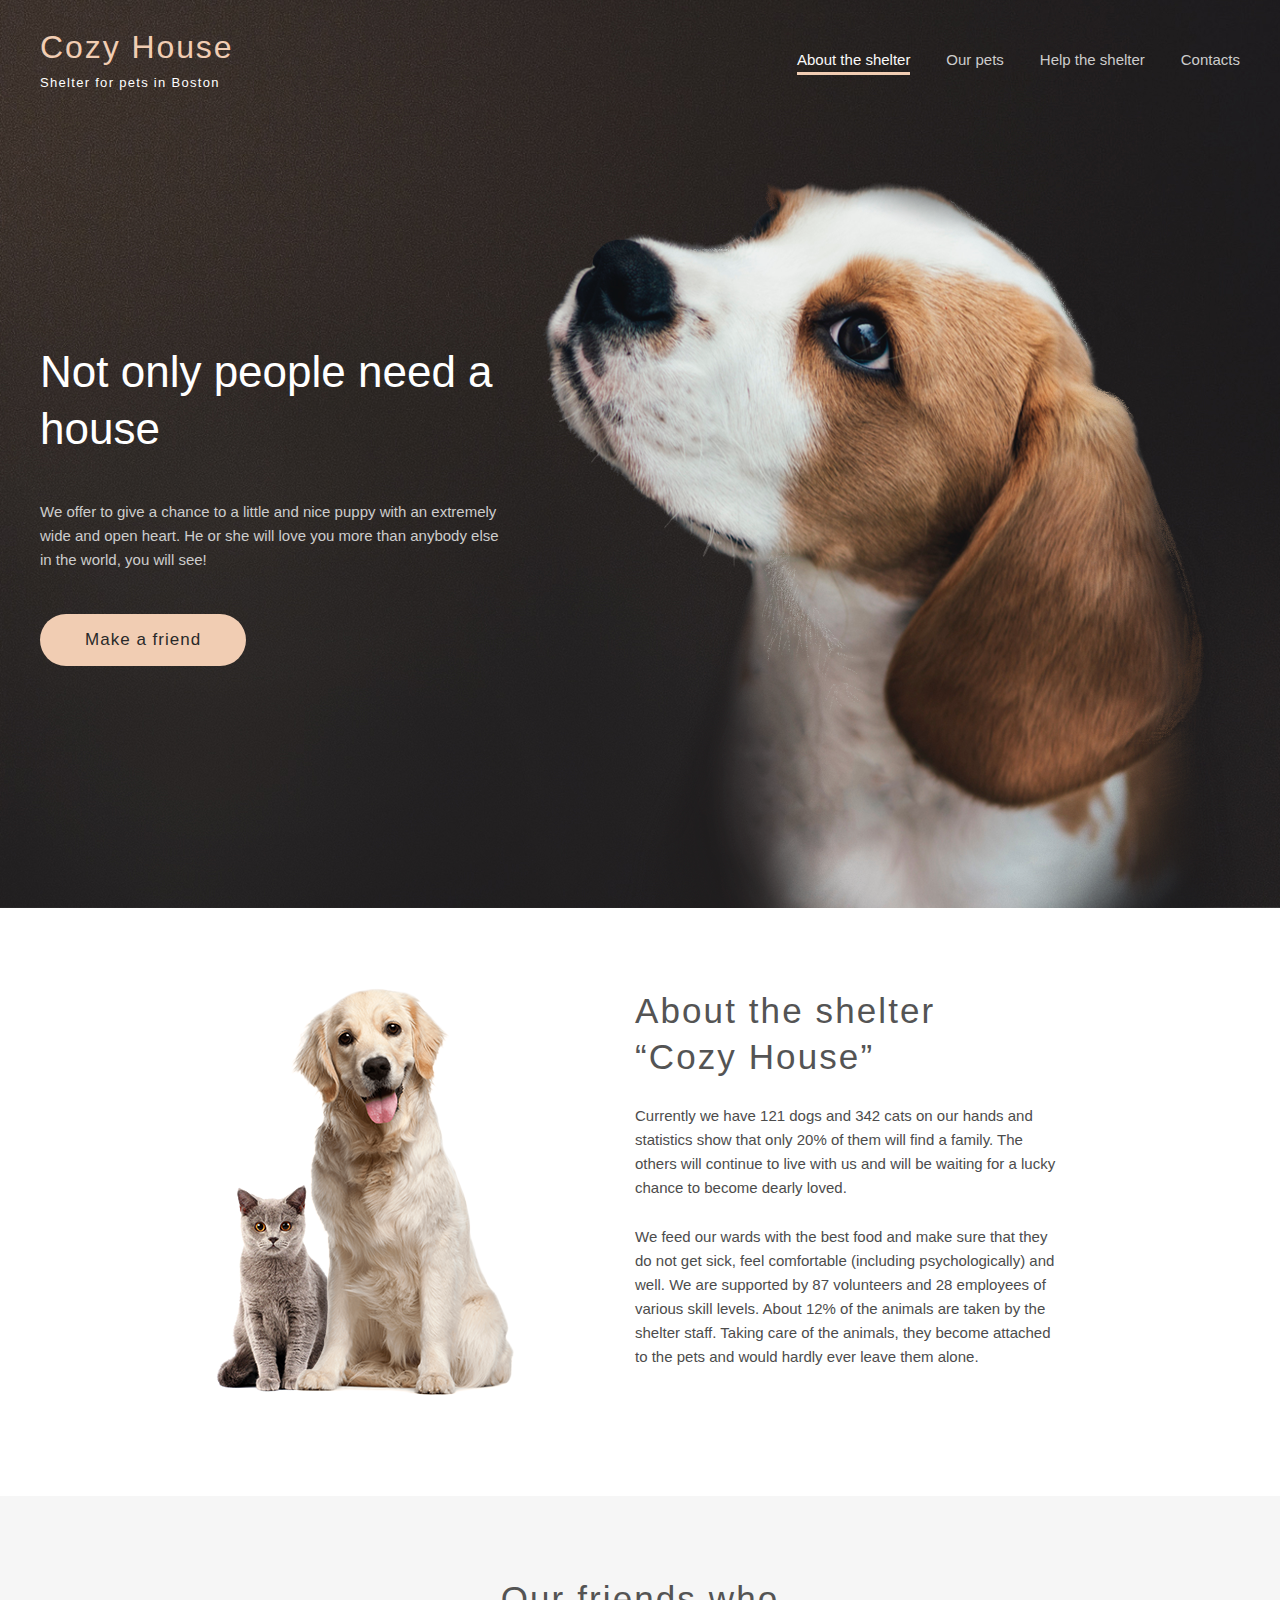
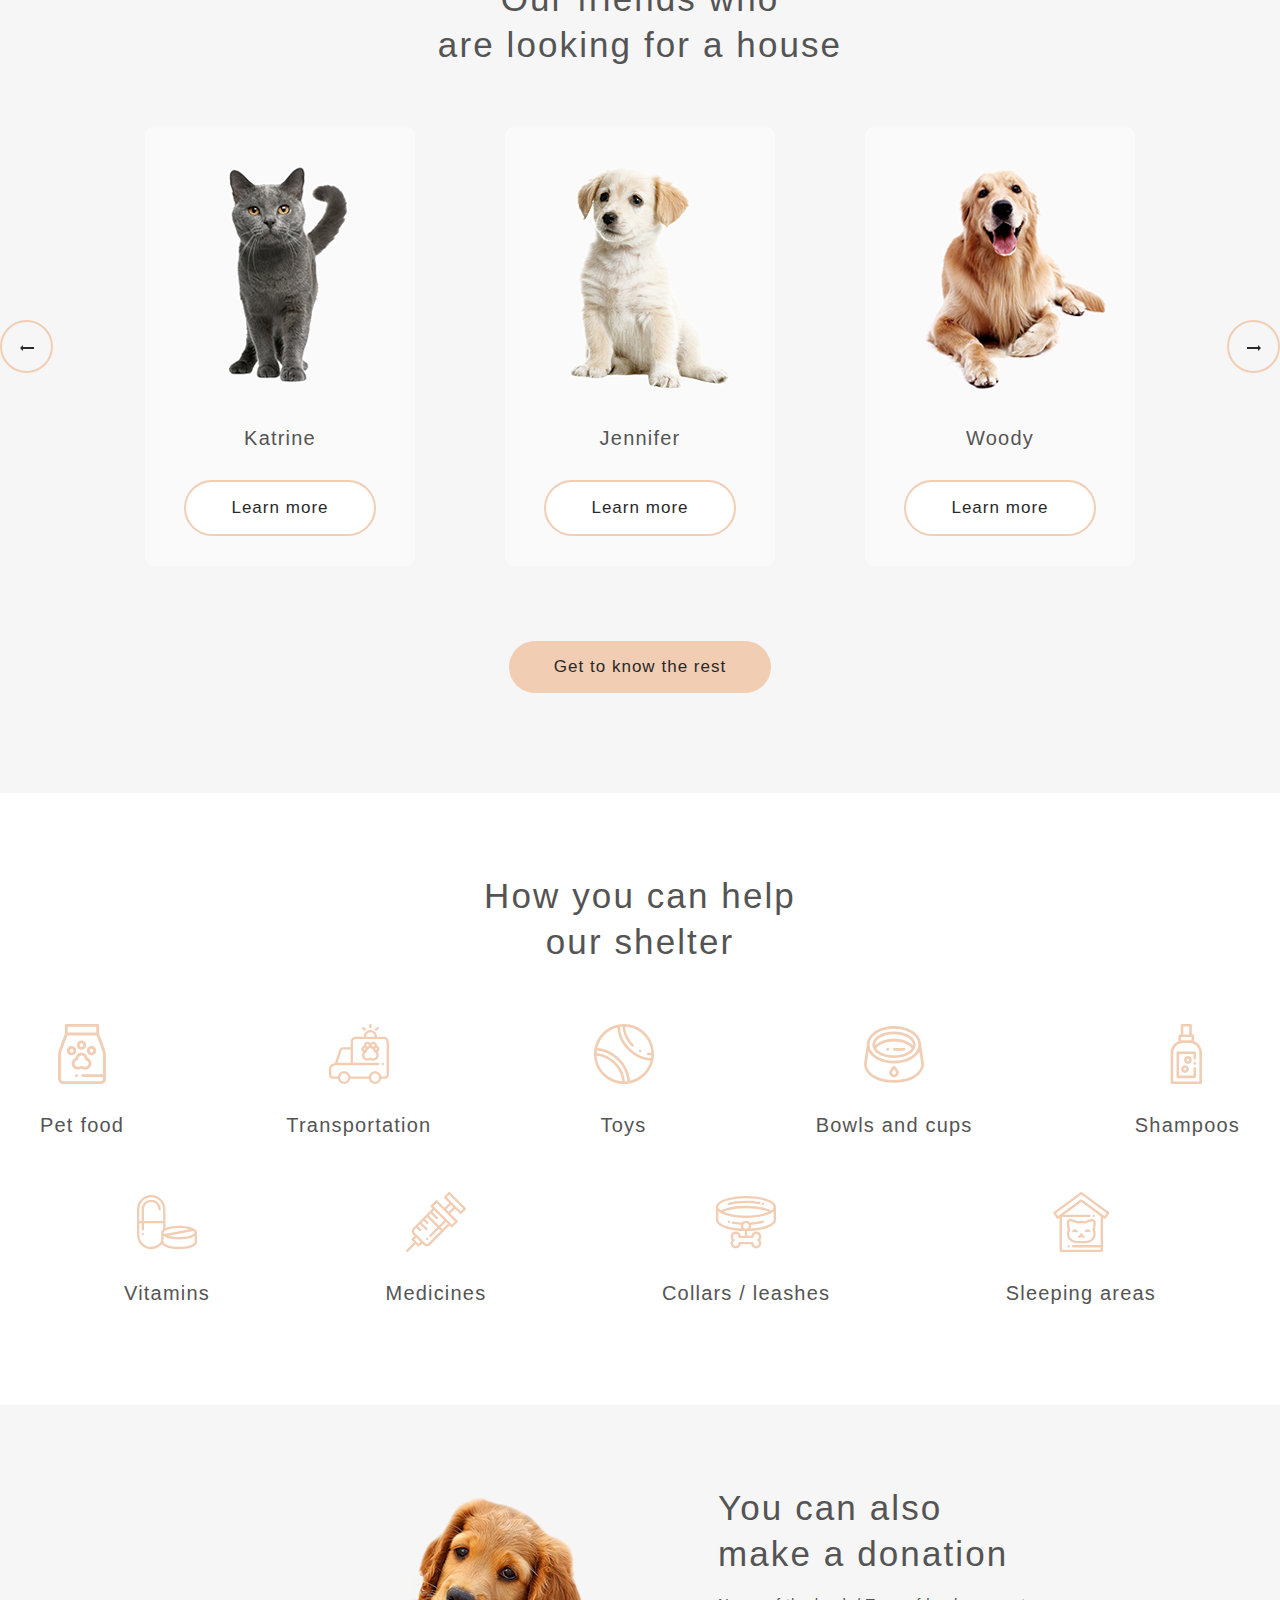
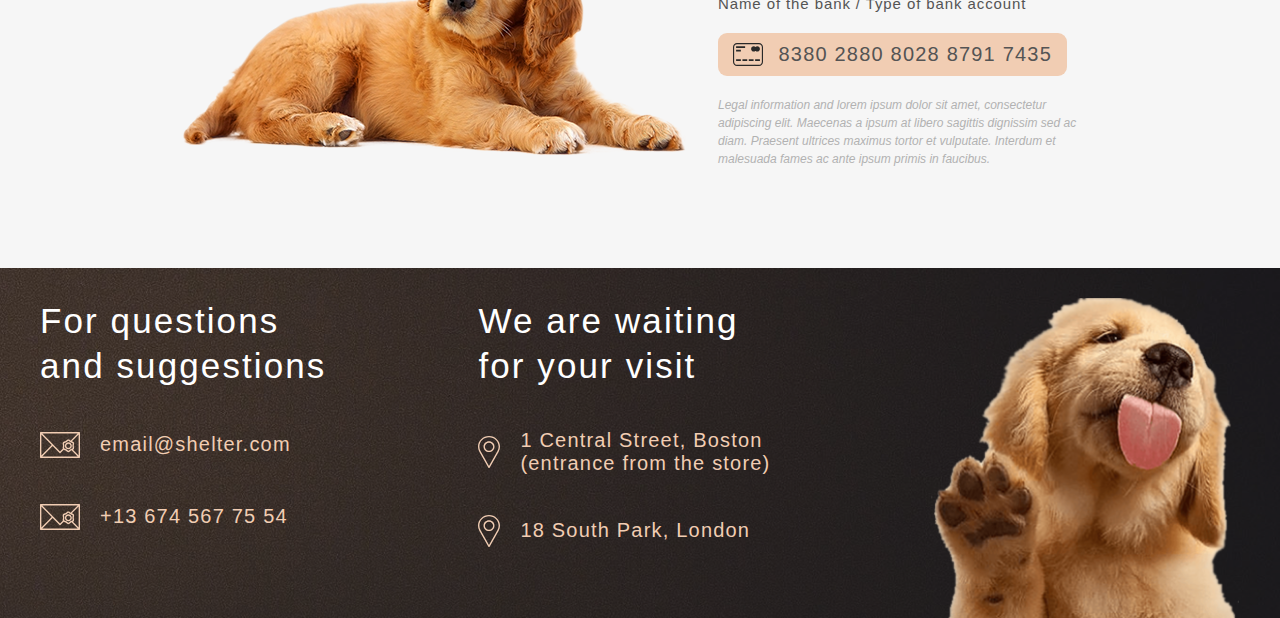
<file: shelter/index.html>
<!DOCTYPE html>
<html lang="en">
<head>
    <meta charset="UTF-8">
    <meta name="viewport"
          content="width=device-width, user-scalable=no, initial-scale=1.0, maximum-scale=1.0, minimum-scale=1.0">
    <meta http-equiv="X-UA-Compatible" content="ie=edge">
    <link rel="icon" href="assets/favicon.ico" type="image/x-icon">
    <title>Shelter</title>

    <link rel="stylesheet" href="./main.css">
    <link rel="stylesheet" href="./index.css">
</head>
<body>
<header class="header">
    <nav class="navigation">
        <a class="logo">
            <span class="logo__title">Cozy House</span>
            <span class="logo__subtitle">Shelter for pets in Boston</span>
        </a>

        <div class="navigation-links">
            <a class="navigation-links__link active" href="#">About the shelter</a>
            <a class="navigation-links__link" href="pets">Our pets</a>
            <a class="navigation-links__link" href="#help">Help the shelter</a>
            <a class="navigation-links__link" href="#contacts">Contacts</a>
        </div>
    </nav>
    <div class="dog-container">
        <div class="dog-container_text">
            <h2 class="dog-container_title">Not only people need a house</h2>
            <p class="navigation-links__link dog-container_subtitle">
                We offer to give a chance to a little and nice puppy with an extremely wide and open heart. He or she
                will love you more than anybody else in the world, you will see!
            </p>
            <button class="primary dog-container_button">Make a friend</button>
        </div>
        <img src="./assets/start-screen-puppy.png" alt="">
    </div>
</header>
<main>
    <div class="about_container">
        <img class="about_container_pets" src="assets/about-pets.png" alt="">
        <div class="about_container_text">
            <h3 class="about_container_title">About the shelter <br> “Cozy House”</h3>
            <p class="navigation-links__link about_container_paragraph1">
                Currently we have 121 dogs and 342 cats on our hands and statistics show that only 20% of them will find
                a family. The others will continue to live with us and will be waiting for a lucky chance to become
                dearly loved.
            </p>
            <p class="navigation-links__link about_container_paragraph2">
                We feed our wards with the best food and make sure that they do not get sick, feel comfortable
                (including psychologically) and well. We are supported by 87 volunteers and 28 employees of various
                skill levels. About 12% of the animals are taken by the shelter staff. Taking care of the animals, they
                become attached to the pets and would hardly ever leave them alone.
            </p>
        </div>
    </div>
    <div class="friends-container-container">
        <div class="friends-container">
            <h3 class="friends-title">Our friends who <br> are looking for a house</h3>
            <div class="friends-slider">
                <button class="slider-prev-button">
                    <img src="assets/arrow.svg" alt="">
                </button>
                <div class="friends">
                    <div class="pet-card">
                        <img class="pets-card-img" src="assets/pets-katrine.png" alt="">
                        <span class="pet-card-title">Katrine</span>
                        <button class="secondary pet-card__learn-btn">Learn more</button>
                    </div>
                    <div class="pet-card">
                        <img class="pets-card-img" src="assets/pets-jennifer.png" alt="">
                        <span class="pet-card-title">Jennifer</span>
                        <button class="secondary pet-card__learn-btn">Learn more</button>
                    </div>
                    <div class="pet-card">
                        <img class="pets-card-img" src="assets/pets-woody.png" alt="">
                        <span class="pet-card-title">Woody</span>
                        <button class="secondary pet-card__learn-btn">Learn more</button>
                    </div>
                </div>
                <button class="slider-next-button">
                    <img src="assets/arrow.svg" alt="">
                </button>
            </div>
            <button class="primary friends-container_rest">Get to know the rest</button>
        </div>
    </div>
    <div class="help-container" id="help">
        <h3 class="help-container_title">How you can help <br> our shelter</h3>
        <div class="help-items-row-1">
            <div class="help-item">
                <img class="help-item_img" src="assets/icon-pet-food.svg" alt="">
                <h4 class="help-item_title">Pet food</h4>
            </div>
            <div class="help-item">
                <img class="help-item_img" src="assets/icon-transportation.svg" alt="">
                <h4 class="help-item_title">Transportation</h4>
            </div>
            <div class="help-item">
                <img class="help-item_img" src="assets/icon-toys.svg" alt="">
                <h4 class="help-item_title">Toys</h4>
            </div>
            <div class="help-item">
                <img class="help-item_img" src="assets/icon-bowls-and-cups.svg" alt="">
                <h4 class="help-item_title">Bowls and cups</h4>
            </div>
            <div class="help-item">
                <img class="help-item_img" src="assets/icon-shampoos.svg" alt="">
                <h4 class="help-item_title">Shampoos</h4>
            </div>
        </div>
        <div class="help-items-row-2">
            <div class="help-item">
                <img class="help-item_img" src="assets/icon-vitamins.svg" alt="">
                <h4 class="help-item_title">Vitamins</h4>
            </div>
            <div class="help-item">
                <img class="help-item_img" src="assets/icon-medicines.svg" alt="">
                <h4 class="help-item_title">Medicines</h4>
            </div>
            <div class="help-item">
                <img class="help-item_img" src="assets/icon-collars-leashes.svg" alt="">
                <h4 class="help-item_title">Collars / leashes</h4>
            </div>
            <div class="help-item">
                <img class="help-item_img" src="assets/icon-sleeping-area.svg" alt="">
                <h4 class="help-item_title">Sleeping areas</h4>
            </div>
        </div>
    </div>
    <div class="donation-container-container">
        <div class="donation-container">
            <img src="assets/donation-dog.png" alt="">
            <div class="donation-container_text">
                <h3 class="donation-container_title">You can also <br> make a donation</h3>
                <h5 class="donation-container_bank">Name of the bank / Type of bank account</h5>
                <div class="donation-container_credit-card">
                    <img src="assets/credit-card.svg" alt="">
                    <h4>8380 2880 8028 8791 7435</h4>
                </div>
                <p class="donation-container_description">Legal information and lorem ipsum dolor sit amet, consectetur adipiscing elit. Maecenas a ipsum at libero sagittis dignissim sed ac diam. Praesent ultrices maximus tortor et vulputate. Interdum et malesuada fames ac ante ipsum primis in faucibus.</p>
            </div>
        </div>
    </div>
</main>
<footer class="footer" id="contacts">
    <div class="footer__inner">
        <div class="footer__column">
            <h3>For questions <br> and suggestions</h3>
            <div class="footer__row">
                <img src="assets/icon-email.svg" alt="">
                <h4>email@shelter.com</h4>
            </div>
            <div class="footer__row">
                <img src="assets/icon-email.svg" alt="">
                <h4>+13 674 567 75 54</h4>
            </div>
        </div>
        <div class="footer__column">
            <h3>We are waiting <br> for your visit</h3>
            <div class="footer__row">
                <img src="assets/icon-marker.svg" alt="">
                <h4>1 Central Street, Boston (entrance from the store)</h4>
            </div>
            <div class="footer__row">
                <img src="assets/icon-marker.svg" alt="">
                <h4>18 South Park, London </h4>
            </div>
        </div>
        <img class="footer-dog" src="assets/footer-puppy.png" alt="">
    </div>
</footer>
</body>
</html>
</file>
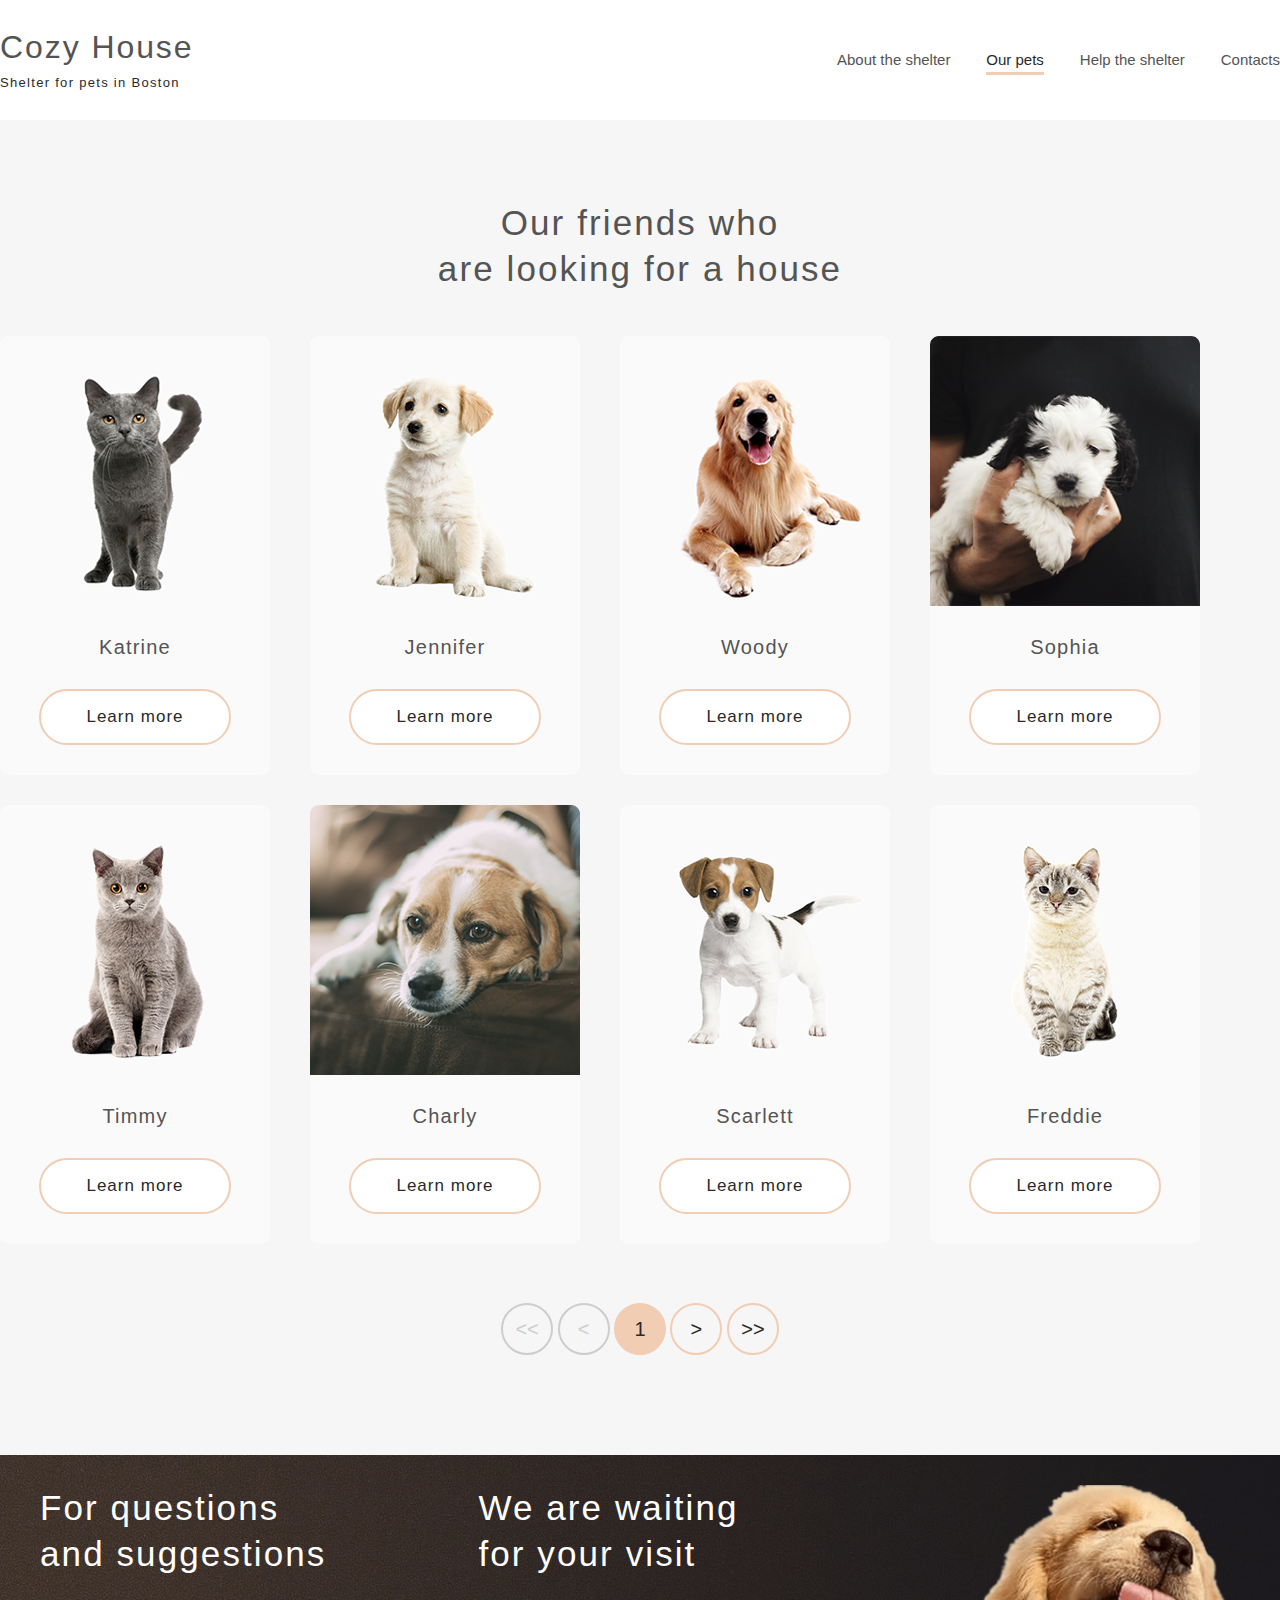
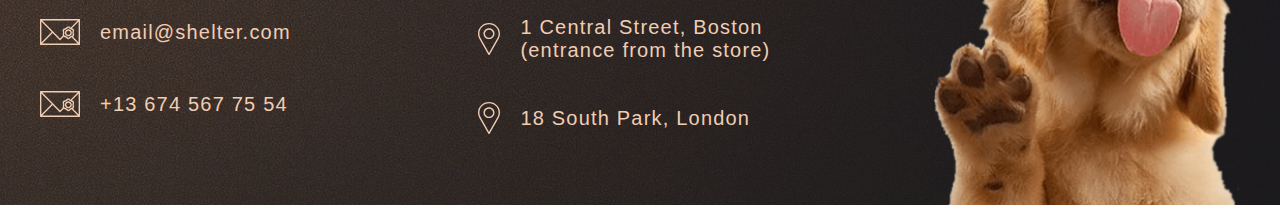
<file: shelter/pets/index.html>
<!DOCTYPE html>
<html lang="en">
<head>
    <meta charset="UTF-8">
    <meta name="viewport"
          content="width=device-width, user-scalable=no, initial-scale=1.0, maximum-scale=1.0, minimum-scale=1.0">
    <meta http-equiv="X-UA-Compatible" content="ie=edge">
    <link rel="icon" href="../assets/favicon.ico" type="image/x-icon">
    <link rel="stylesheet" href="../main.css">
    <link rel="stylesheet" href="./index.css">
    <title>Shelter</title>
</head>
<body>
<header class="pets-header">
    <nav class="navigation">
        <a class="logo logo_black">
            <span class="logo__title">Cozy House</span>
            <span class="logo__subtitle">Shelter for pets in Boston</span>
        </a>

        <div class="navigation-links navigation-links_black">
            <a class="navigation-links__link" href="..">About the shelter</a>
            <a class="navigation-links__link active" href="#">Our pets</a>
            <a class="navigation-links__link" href="../#help">Help the shelter</a>
            <a class="navigation-links__link" href="../#contacts">Contacts</a>
        </div>
    </nav>
</header>
<main class="pets">
    <div class="wrapper">
        <h1 class="pets__title">Our friends who <br> are looking for a house</h1>
        <div class="pets__list">
            <div class="pet-card">
                <img class="pet-card-img" src="../assets/pets-katrine.png" alt="">
                <span class="pet-card-title">Katrine</span>
                <button class="secondary pet-card__learn-btn">Learn more</button>
            </div>
            <div class="pet-card">
                <img class="pets-card-img" src="../assets/pets-jennifer.png" alt="">
                <span class="pet-card-title">Jennifer</span>
                <button class="secondary pet-card__learn-btn">Learn more</button>
            </div>
            <div class="pet-card">
                <img class="pets-card-img" src="../assets/pets-woody.png" alt="">
                <span class="pet-card-title">Woody</span>
                <button class="secondary pet-card__learn-btn">Learn more</button>
            </div>
            <div class="pet-card">
                <img class="pets-card-img" src="../assets/pets-sophia.png" alt="">
                <span class="pet-card-title">Sophia</span>
                <button class="secondary pet-card__learn-btn">Learn more</button>
            </div>
            <div class="pet-card">
                <img class="pets-card-img" src="../assets/pets-timmy.png" alt="">
                <span class="pet-card-title">Timmy</span>
                <button class="secondary pet-card__learn-btn">Learn more</button>
            </div>
            <div class="pet-card">
                <img class="pets-card-img" src="../assets/pets-charly.png" alt="">
                <span class="pet-card-title">Charly</span>
                <button class="secondary pet-card__learn-btn">Learn more</button>
            </div>
            <div class="pet-card">
                <img class="pets-card-img" src="../assets/pets-scarlet.png" alt="">
                <span class="pet-card-title">Scarlett</span>
                <button class="secondary pet-card__learn-btn">Learn more</button>
            </div>
            <div class="pet-card">
                <img class="pets-card-img" src="../assets/pets-freddie.png" alt="">
                <span class="pet-card-title">Freddie</span>
                <button class="secondary pet-card__learn-btn">Learn more</button>
            </div>
        </div>
        <div class="slider-wrapper">
            <div class="slider">
                <button class="slider-button" disabled>
                    <<
                </button>
                <button class="slider-button" disabled>
                    <
                </button>
                <button class="slider-button slider-button_active slider-button_select">
                    1
                </button>
                <button class="slider-button slider-button_active">
                    >
                </button>
                <button class="slider-button slider-button_active">
                    >>
                </button>
            </div>
        </div>
    </div>
</main>
<footer class="footer">
    <div class="footer__inner">
        <div class="footer__column">
            <h3>For questions <br> and suggestions</h3>
            <div class="footer__row">
                <img src="../assets/icon-email.svg" alt="">
                <h4>email@shelter.com</h4>
            </div>
            <div class="footer__row">
                <img src="../assets/icon-email.svg" alt="">
                <h4>+13 674 567 75 54</h4>
            </div>
        </div>
        <div class="footer__column">
            <h3>We are waiting <br> for your visit</h3>
            <div class="footer__row">
                <img src="../assets/icon-marker.svg" alt="">
                <h4>1 Central Street, Boston (entrance from the store)</h4>
            </div>
            <div class="footer__row">
                <img src="../assets/icon-marker.svg" alt="">
                <h4>18 South Park, London </h4>
            </div>
        </div>
        <img class="footer-dog" src="../assets/footer-puppy.png" alt="">
    </div>
</footer>
</body>
</html>
</file>
<file: shelter/main.css>
* {
    margin: 0;
    padding: 0;
    box-sizing: border-box;
}

html {
    scroll-behavior: smooth;
}

body {
    font-family: Georgia, sans-serif;
}

h2 {
    font-style: normal;
    font-weight: 400;
    font-size: 44px;
    line-height: 130%;
    color: #545454;
}

h3 {
    font-style: normal;
    font-weight: 400;
    font-size: 35px;
    line-height: 130%;
    letter-spacing: 0.06em;
    color: #545454;
}

h4 {
    font-style: normal;
    font-weight: 400;
    font-size: 20px;
    line-height: 115%;
    letter-spacing: 0.06em;
    color: #545454;
}

h5 {
    font-style: normal;
    font-weight: 400;
    font-size: 15px;
    line-height: 110%;
    letter-spacing: 0.06em;
    color: #545454;
}

.navigation-links__link {
    font-family: 'Arial', sans-serif;
    font-style: normal;
    font-weight: 400;
    font-size: 15px;
    line-height: 160%;
    color: #4C4C4C;
}

.s {
    font-family: 'Arial', sans-serif;
    font-style: italic;
    font-weight: 400;
    font-size: 12px;
    line-height: 150%;
    color: #B2B2B2;
}

button.primary, button.secondary {
    display: block;
    padding: 15px 45px;
    font-family: Georgia, sans-serif;
    font-style: normal;
    font-weight: 400;
    font-size: 17px;
    line-height: 130%;
    letter-spacing: 0.06em;
    color: #292929;
    transition: background 0.4s;
    border-radius: 100px;
}

button {
    cursor: pointer;
    transition: background-color 0.4s;
}

button.primary {
    border: none;
    background: #F1CDB3;
    cursor: pointer;
}

button.secondary {
    border: 2px solid #F1CDB3;
    background: #fff;
    cursor: pointer;
}

button:not(:disabled):hover {
    background: #FDDCC4;
}

.logo {
    display: flex;
    flex-direction: column;
}

.logo_black > .logo__title {
    color: #545454;
}

.logo_black > .logo__subtitle {
    color: #292929;
}

.logo__title {
    font-size: 32px;
    line-height: 110%;
    letter-spacing: 0.06em;
    color: #F1CDB3;
}

.logo__subtitle {
    font-family: Arial, sans-serif;
    margin-top: 10px;
    font-size: 13px;
    line-height: 15px;
    letter-spacing: 0.1em;
    color: #FFFFFF;
}

.navigation-links {
    width: 443px;
    display: flex;
    justify-content: space-between;
    align-items: center;
}

.navigation-links > a {
    color: #CDCDCD;
    text-decoration: none;
}

.navigation-links > a.active {
    color: #FAFAFA;
    position: relative;
}

.navigation-links > a.active:after {
    content: "";
    position: absolute;
    bottom: -3px;
    left: 0;
    width: 100%;
    height: 3px;
    background: #F1CDB3;
}

.navigation-links_black > .navigation-links__link {
    color: #545454;
}

.navigation-links_black > .navigation-links__link {
    color: #545454;
}

.navigation-links_black > .navigation-links__link.active {
    color: #292929;
}

.header {
    padding: 30px 40px 0;
    background-image: url("assets/start-screen-background.jpg");
    background-repeat: no-repeat;
    height: 908px;
    background-position: center;
    background-size: cover;
}

.navigation {
    width: 100%;
    max-width: 1280px;
    margin: 0 auto;
    display: flex;
    justify-content: space-between;
}

.footer {
    background-image: url("assets/footer-background.png");
    background-repeat: no-repeat;
    height: 350px;
    background-position: center;
    background-size: cover;
}

.footer__inner {
    height: 100%;
    padding: 30px 40px 0;
    max-width: 1280px;
    margin: 0 auto;
    display: flex;
    justify-content: space-between;
}

.footer__column {
    max-width: 300px;
}

.footer__column > *:not(:last-child) {
    margin-bottom: 40px;
}

.footer__column h4 {
    color: #F1CDB3;
}

.footer__column h3 {
    color: #fff;
}

.footer__row {
    display: flex;
    align-items: center;
}

.footer__row > *:first-child {
    margin-right: 20px;
}

.pet-card {
    max-width: 270px;
    display: flex;
    flex-direction: column;
    background: #FAFAFA;
    border-radius: 9px;
    transition: transform 0.4s;
}

.pet-card:hover {
    transform: scale(1.05);
}

.pet-card-title {
    font-style: normal;
    font-weight: 400;
    font-size: 20px;
    line-height: 23px;
    display: flex;
    align-items: center;
    text-align: center;
    letter-spacing: 0.06em;
    color: #545454;
}

.pet-card-title {
    margin: 30px auto 0;
}

.pet-card__learn-btn {
    margin: 30px auto 30px auto;
}

.wrapper {
    max-width: 1280px;
    margin: 0 auto;
}
</file>
<file: shelter/index.css>
.dog-container {
    max-width: 1280px;
    margin: 90px auto 0;
    display: flex;
    justify-content: space-between;
}

.dog-container_text {
    margin-top: 163px;
    width: 460px;
}

.dog-container_title {
    color: #FFF;
}

.dog-container_subtitle {
    margin-top: 42px;
    color: #CDCDCD;
}

.dog-container_button {
    margin-top: 42px;
}

.about_container {
    max-width: 850px;
    margin: 80px auto 100px;
    display: flex;
    justify-content: space-between;
}

.about_container_text {
    max-width: 430px;
}

.about_container_pets {
    height: 100%;
}

.about_container_paragraph1 {
    margin-top: 25px;
}

.about_container_paragraph2 {
    margin-top: 25px;
}

.friends-container-container {
    background: #F6F6F6;
    width: 100%;
    padding: 80px 0 100px;
}

.friends-container {
    max-width: 1280px;
    margin: 0 auto;
}

.friends-slider {
    display: flex;
    justify-content: space-between;
    align-items: center;
}

.slider-prev-button, .slider-next-button {
    width: 53px;
    height: 53px;
    border: 2px solid #F1CDB3;
    background: transparent;
    border-radius: 100px;
    transition: background 0.4s;
}

.slider-prev-button > img {
    transform: rotate(180deg);
}

.friends {
    min-width: 990px;
    display: flex;
    justify-content: space-between;
}

.friends-title {
    text-align: center;
    margin-bottom: 60px;
}

.help-container {
    margin: 0 auto;
    max-width: 1280px;
    padding: 80px 40px 100px 40px;
}

.help-container_title {
    text-align: center;
}

.help-items-row-1 {
    margin: 60px auto 0 auto;
    display: flex;
    justify-content: space-between;
}

.help-items-row-2 {
    margin: 55px auto 0 auto;
    padding: 0 84px;
    display: flex;
    justify-content: space-between;
}

.help-item {
    display: flex;
    flex-direction: column;
    align-items: center;
}

.help-item_title {
    margin-top: 30px;
}

.friends-container_rest {
    margin: 75px auto 0 auto;
}

.donation-container-container {
    background: #F6F6F6;
}

.donation-container {
    display: flex;
    justify-content: center;
    align-items: center;
    max-width: 1280px;
    padding: 80px 182px 100px 183px;
    margin: 0 auto;
}

.donation-container_text {
    margin-left: 30px;
}

.donation-container_bank {
    margin-top: 20px;
}

.donation-container_credit-card {
    max-width: 349px;
    margin-top: 20px;
    background: #F1CDB3;
    border-radius: 9px;
    padding: 10px 15px;
    display: flex;
    justify-content: space-between;
    align-items: center;
    color: #545454;
}


.donation-container_description {
    margin-top: 20px;

    font-family: 'Arial', sans-serif;
    font-style: italic;
    font-weight: 400;
    font-size: 12px;
    line-height: 18px;
    color: #B2B2B2;
}
</file>
<file: shelter/pets/index.css>
.pets-header {
    display: flex;
    align-items: center;
    height: 120px;
    background-color: #fff;
}

.pets {
    background: #F6F6F6;
    padding-top: 80px;
    padding-bottom: 100px;
}

.pets__title {
    margin-bottom: 45px;
    font-family: 'Georgia', sans-serif;
    font-style: normal;
    font-weight: 400;
    font-size: 35px;
    line-height: 130%;
    text-align: center;
    letter-spacing: 0.06em;
    color: #545454;
}

.pets__list {
    display: flex;
    flex-wrap: wrap;
    gap: 30px 40px;
}

.slider-button {
    width: 52px;
    height: 52px;
    border: 2px solid;
    border-radius: 100%;
    background: transparent;
    color: #CDCDCD;
    font-family: Georgia, sans-serif;
    font-size: 20px;
}

.slider-button_select {
    background: #F1CDB3;
    border-color: #F1CDB3;
}

.slider-button_active {
    border-color: #F1CDB3;
    color: #292929;
}

.slider-wrapper {
    margin-top: 59px;
    display: flex;
    justify-content: center;
}
</file>
